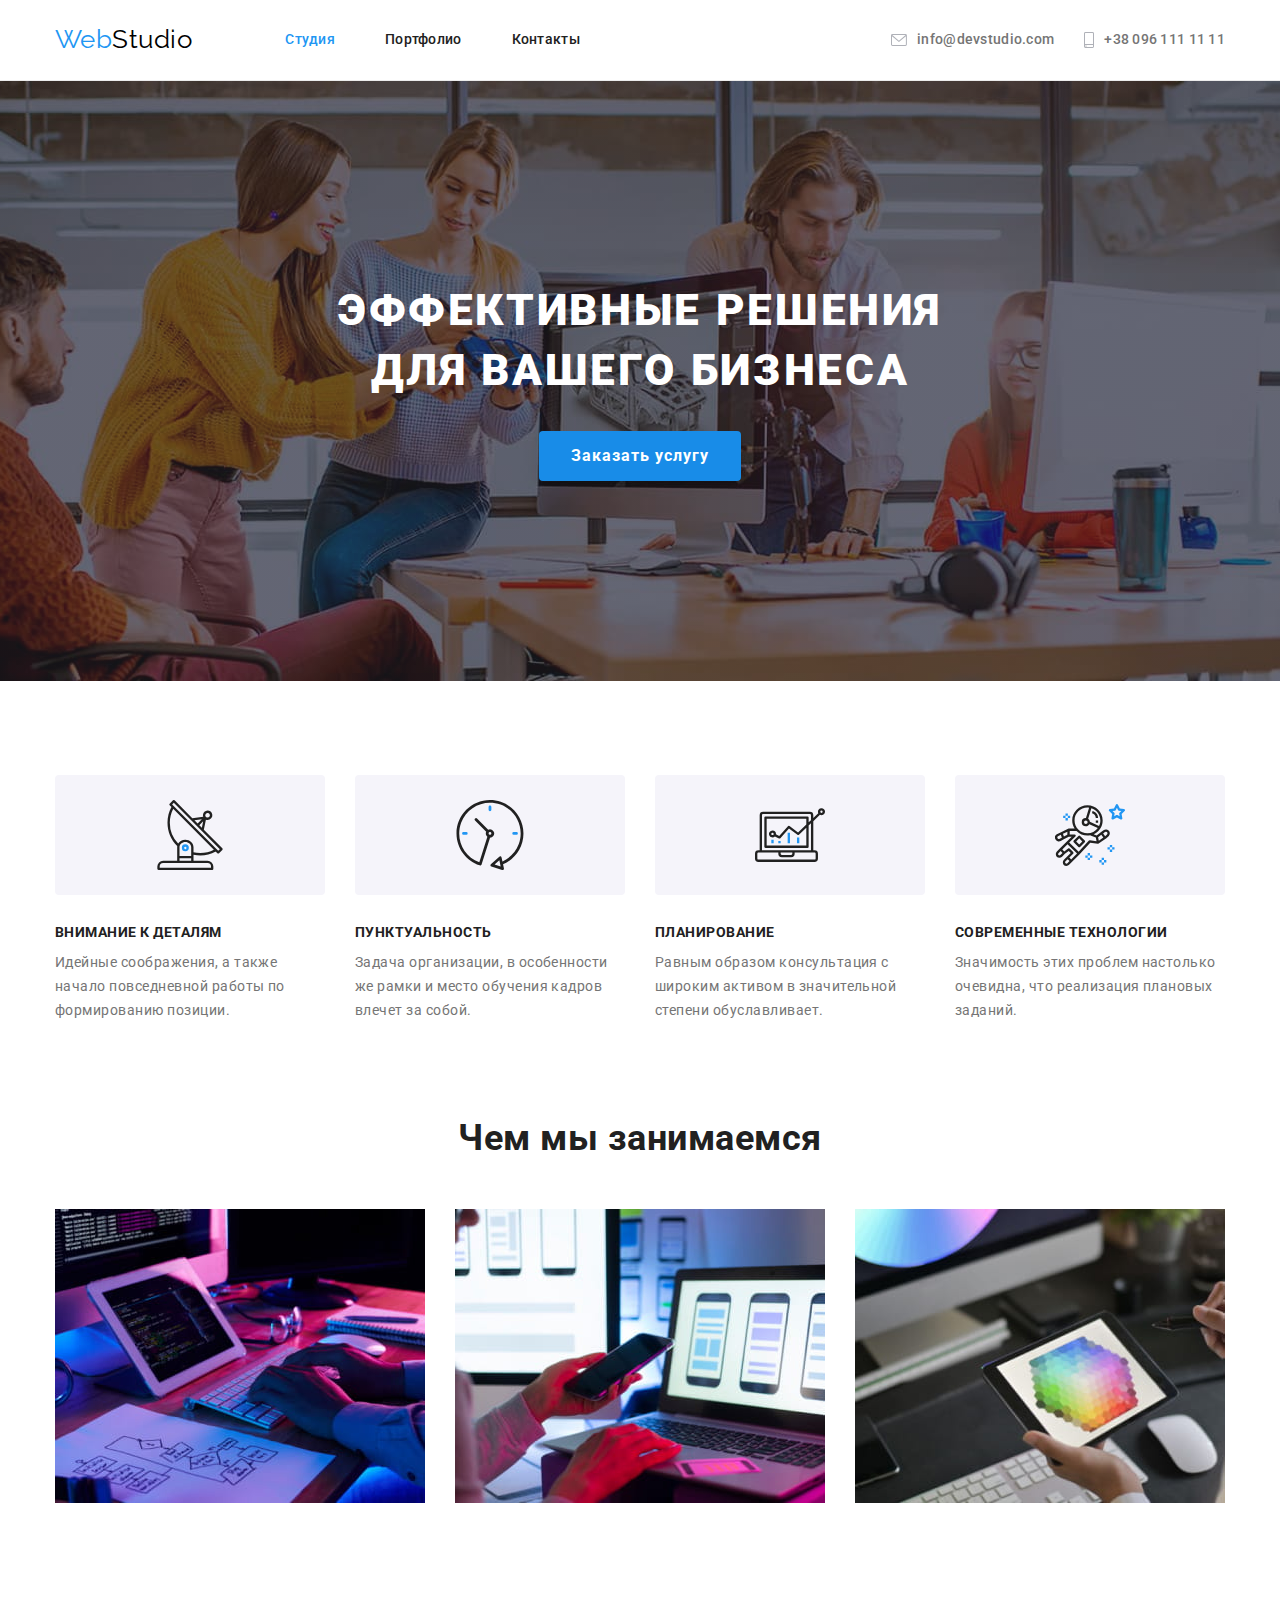
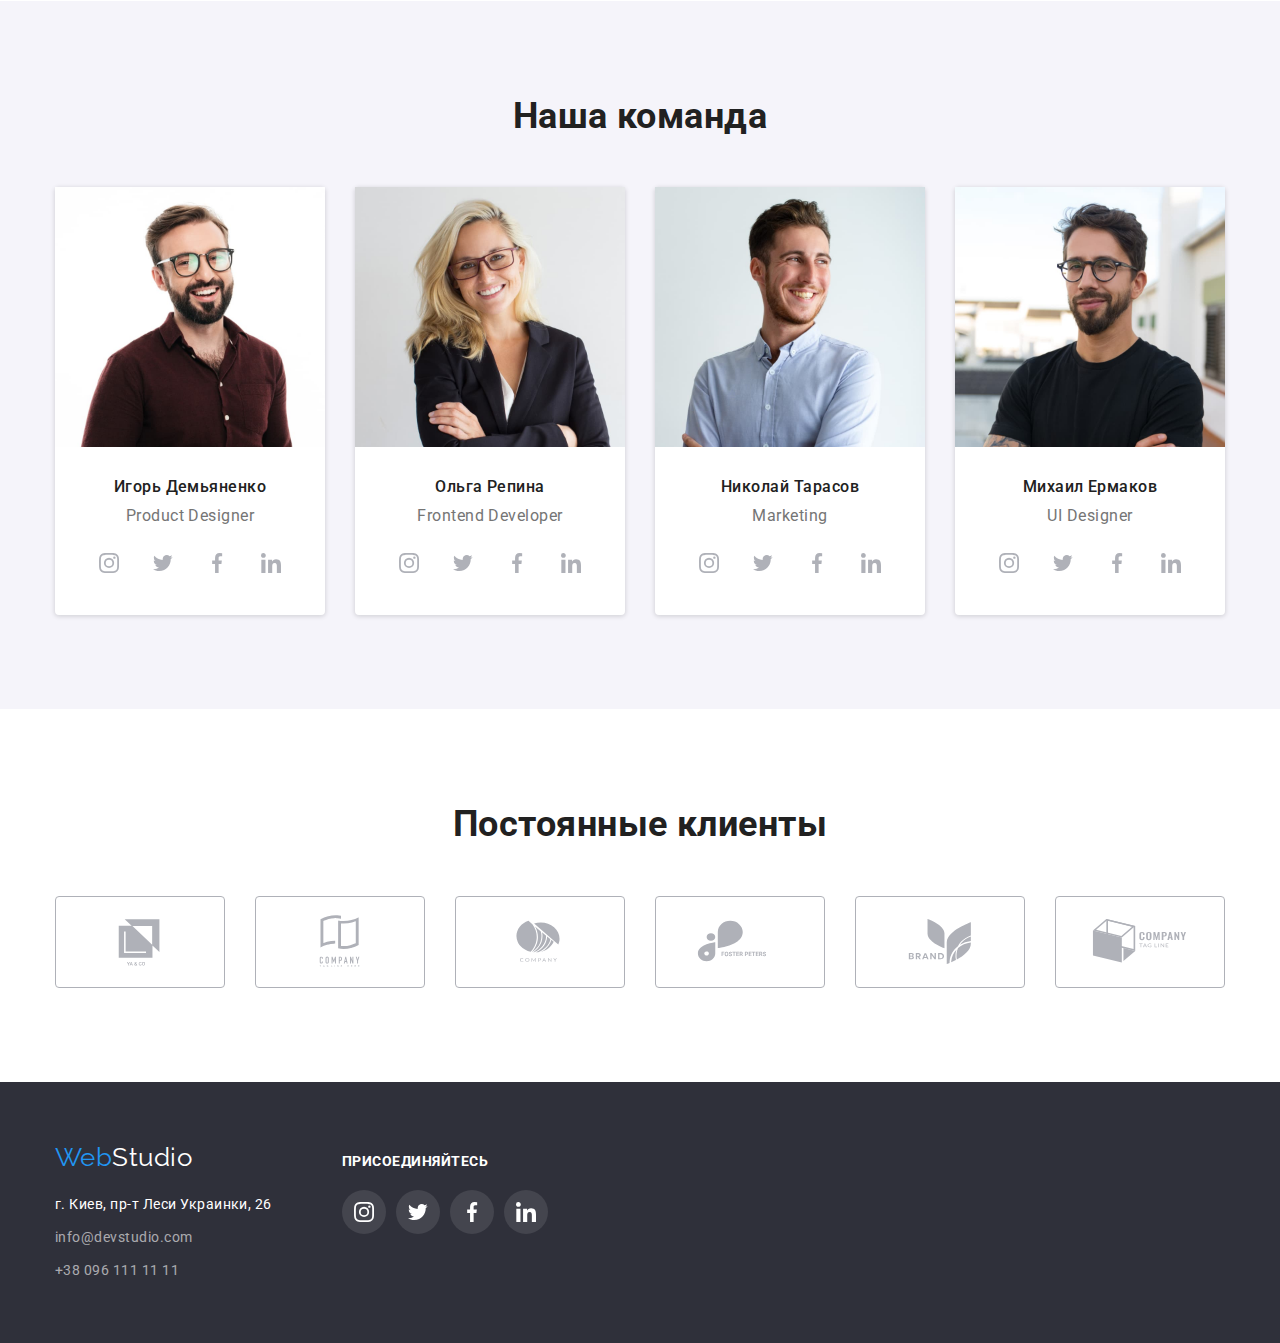
<file: index.html>
<!DOCTYPE html>
<html lang="ru">
  <head>
    <meta charset="UTF-8" />
    <meta http-equiv="X-UA-Compatible" content="IE=edge" />
    <meta name="viewport" content="width=device-width, initial-scale=1.0" />
    <title>Main page</title>
    <link
      rel="stylesheet"
      href="https://cdnjs.cloudflare.com/ajax/libs/modern-normalize/1.0.0/modern-normalize.min.css"
    />
    <link
      href="https://fonts.googleapis.com/css2?family=Raleway:wght@700&family=Roboto:wght@400;500;700;900&display=swap"
      rel="stylesheet"
    />
    <link rel="stylesheet" href="./css/styles.css" />
  </head>
  <body>
    <!-- Верхняя линия -->
    <header class="page-header">
      <div class="container nav">
        <a class="logo" href="./index.html"><span class="web">Web</span>Studio</a>
        <nav class="site-nav">
          <ul class="site-nav-list list">
            <li class="nav-item"><a class="nav-link current" href="">Студия</a></li>
            <li class="nav-item">
              <a class="nav-link" href="./portfolio.html" target="_self">Портфолио</a>
            </li>
            <li class="nav-item"><a class="nav-link" href="">Контакты</a></li>
          </ul>
        </nav>

        <ul class="contact list">
          <li class="contact-item">
            <a class="contact-link" href="mailto:info@devstudio.com">
              <svg class="contact-icon" width="16" height="12">
                <use href="./images/symbol-defs.svg#icon-envelope"></use>
              </svg>
              info@devstudio.com</a
            >
          </li>
          <li class="contact-item">
            <a class="contact-link" href="tel:+380961111111">
              <svg class="contact-icon" width="10" height="16">
                <use href="./images/symbol-defs.svg#icon-smartphone"></use>
              </svg>
              +38 096 111 11 11</a
            >
          </li>
        </ul>
      </div>
    </header>

    <main>
      <!-- Шапка -->
      <section class="section hero">
        <h1 class="headline">
          Эффективные решения <br />
          для вашего бизнеса
        </h1>
        <button class="button" type="button">Заказать услугу</button>
      </section>
      <!-- Особенности -->
      <section class="section">
        <div class="container">
          <h2 class="hidden">Особенности</h2>
          <ul class="specifics-list list">
            <li class="specifics-item">
              <div class="thumb">
                <svg class="specifics-icon" width="70" height="70">
                  <use href="./images/symbol-defs.svg#icon-antenna"></use>
                </svg>
              </div>
              <h3 class="specifics-title">Внимание к деталям</h3>
              <p class="specifics-desc">
                Идейные соображения, а также начало повседневной работы по формированию позиции.
              </p>
            </li>
            <li class="specifics-item">
              <div class="thumb">
                <svg class="specifics-icon" width="70" height="70">
                  <use href="./images/symbol-defs.svg#icon-clock"></use>
                </svg>
              </div>
              <h3 class="specifics-title">Пунктуальность</h3>
              <p class="specifics-desc">
                Задача организации, в особенности же рамки и место обучения кадров влечет за собой.
              </p>
            </li>
            <li class="specifics-item">
              <div class="thumb">
                <svg class="specifics-icon" width="70" height="70">
                  <use href="./images/symbol-defs.svg#icon-diagram"></use>
                </svg>
              </div>
              <h3 class="specifics-title">Планирование</h3>
              <p class="specifics-desc">
                Равным образом консультация с широким активом в значительной степени обуславливает.
              </p>
            </li>
            <li class="specifics-item">
              <div class="thumb">
                <svg class="specifics-icon" width="70" height="70">
                  <use href="./images/symbol-defs.svg#icon-astronaut"></use>
                </svg>
              </div>
              <h3 class="specifics-title">Современные технологии</h3>
              <p class="specifics-desc">
                Значимость этих проблем настолько очевидна, что реализация плановых заданий.
              </p>
            </li>
          </ul>
        </div>
      </section>
      <!-- Чем мы занимаемся -->
      <section class="section subject">
        <div class="container">
          <h2 class="subject-title">Чем мы занимаемся</h2>
          <ul class="subject-list list">
            <li class="subject-list-item">
              <img
                class="subject-pic"
                src="./images/img1.jpg"
                alt="программист набирает текст на клавиатуре"
                width="370"
              />
            </li>
            <li class="subject-list-item">
              <img
                class="subject-pic"
                src="./images/img2.jpg"
                alt="программист сравнивает макет на смартфоне и ноутбуке"
                width="370"
              />
            </li>
            <li class="subject-list-item">
              <img
                class="subject-pic"
                src="./images/img3.jpg"
                alt="дизайнер работает с палитрой на планшете"
                width="370"
              />
            </li>
          </ul>
        </div>
      </section>
      <!-- Наша команда -->
      <section class="section team">
        <div class="container">
          <h2 class="team-title">Наша команда</h2>
          <ul class="team-list list">
            <li class="team-item">
              <img class="team-pic" src="./images/photo2.jpg" alt="Игорь Демьяненко" width="270" />
              <div class="team-info">
                <h3 class="team-name">Игорь Демьяненко</h3>
                <p class="team-desc">Product Designer</p>
                <ul class="team-social list">
                  <li class="team-social-item">
                    <a class="team-social-link" href="">
                      <svg class="social-icon" width="20" height="20">
                        <use href="./images/symbol-defs.svg#icon-instagram"></use>
                      </svg>
                    </a>
                  </li>
                  <li class="team-social-item">
                    <a class="team-social-link" href="">
                      <svg class="social-icon" width="20" height="20">
                        <use href="./images/symbol-defs.svg#icon-twitter"></use>
                      </svg>
                    </a>
                  </li>
                  <li class="team-social-item">
                    <a class="team-social-link" href="">
                      <svg class="social-icon" width="20" height="20">
                        <use href="./images/symbol-defs.svg#icon-facebook"></use>
                      </svg>
                    </a>
                  </li>
                  <li class="team-social-item">
                    <a class="team-social-link" href="">
                      <svg class="social-icon" width="20" height="20">
                        <use href="./images/symbol-defs.svg#icon-linkedin"></use>
                      </svg>
                    </a>
                  </li>
                </ul>
              </div>
            </li>
            <li class="team-item">
              <img class="team-pic" src="./images/photo1.jpg" alt="Ольга Репина" width="270" />
              <div class="team-info">
                <h3 class="team-name">Ольга Репина</h3>
                <p class="team-desc">Frontend Developer</p>
                <ul class="team-social list">
                  <li class="team-social-item">
                    <a class="team-social-link" href="">
                      <svg class="social-icon" width="20" height="20">
                        <use href="./images/symbol-defs.svg#icon-instagram"></use>
                      </svg>
                    </a>
                  </li>
                  <li class="team-social-item">
                    <a class="team-social-link" href="">
                      <svg class="social-icon" width="20" height="20">
                        <use href="./images/symbol-defs.svg#icon-twitter"></use>
                      </svg>
                    </a>
                  </li>
                  <li class="team-social-item">
                    <a class="team-social-link" href="">
                      <svg class="social-icon" width="20" height="20">
                        <use href="./images/symbol-defs.svg#icon-facebook"></use>
                      </svg>
                    </a>
                  </li>
                  <li class="team-social-item">
                    <a class="team-social-link" href="">
                      <svg class="social-icon" width="20" height="20">
                        <use href="./images/symbol-defs.svg#icon-linkedin"></use>
                      </svg>
                    </a>
                  </li>
                </ul>
              </div>
            </li>
            <li class="team-item">
              <img class="team-pic" src="./images/photo3.jpg" alt="Николай Тарасов" width="270" />
              <div class="team-info">
                <h3 class="team-name">Николай Тарасов</h3>
                <p class="team-desc">Marketing</p>
                <ul class="team-social list">
                  <li class="team-social-item">
                    <a class="team-social-link" href="">
                      <svg class="social-icon" width="20" height="20">
                        <use href="./images/symbol-defs.svg#icon-instagram"></use>
                      </svg>
                    </a>
                  </li>
                  <li class="team-social-item">
                    <a class="team-social-link" href="">
                      <svg class="social-icon" width="20" height="20">
                        <use href="./images/symbol-defs.svg#icon-twitter"></use>
                      </svg>
                    </a>
                  </li>
                  <li class="team-social-item">
                    <a class="team-social-link" href="">
                      <svg class="social-icon" width="20" height="20">
                        <use href="./images/symbol-defs.svg#icon-facebook"></use>
                      </svg>
                    </a>
                  </li>
                  <li class="team-social-item">
                    <a class="team-social-link" href="">
                      <svg class="social-icon" width="20" height="20">
                        <use href="./images/symbol-defs.svg#icon-linkedin"></use>
                      </svg>
                    </a>
                  </li>
                </ul>
              </div>
            </li>
            <li class="team-item">
              <img class="team-pic" src="./images/photo4.jpg" alt="Михаил Ермаков" width="270" />
              <div class="team-info">
                <h3 class="team-name">Михаил Ермаков</h3>
                <p class="team-desc">UI Designer</p>
                <ul class="team-social list">
                  <li class="team-social-item">
                    <a class="team-social-link" href="">
                      <svg class="social-icon" width="20" height="20">
                        <use href="./images/symbol-defs.svg#icon-instagram"></use>
                      </svg>
                    </a>
                  </li>
                  <li class="team-social-item">
                    <a class="team-social-link" href="">
                      <svg class="social-icon" width="20" height="20">
                        <use href="./images/symbol-defs.svg#icon-twitter"></use>
                      </svg>
                    </a>
                  </li>
                  <li class="team-social-item">
                    <a class="team-social-link" href="">
                      <svg class="social-icon" width="20" height="20">
                        <use href="./images/symbol-defs.svg#icon-facebook"></use>
                      </svg>
                    </a>
                  </li>
                  <li class="team-social-item">
                    <a class="team-social-link" href="">
                      <svg class="social-icon" width="20" height="20">
                        <use href="./images/symbol-defs.svg#icon-linkedin"></use>
                      </svg>
                    </a>
                  </li>
                </ul>
              </div>
            </li>
          </ul>
        </div>
      </section>
      <!-- Постоянные клиенты -->
      <section class="section">
        <div class="container">
          <h2 class="client-title">Постоянные клиенты</h2>
          <ul class="client-list list">
            <li class="cliets-item">
              <a class="client-link" href="">
                <svg class="client-icon" width="106" height="60">
                  <use href="./images/symbol-defs.svg#icon-client1"></use>
                </svg>
              </a>
            </li>
            <li class="cliets-item">
              <a class="client-link" href="">
                <svg class="client-icon" width="106" height="60">
                  <use href="./images/symbol-defs.svg#icon-client2"></use>
                </svg>
              </a>
            </li>
            <li class="cliets-item">
              <a class="client-link" href="">
                <svg class="client-icon" width="106" height="60">
                  <use href="./images/symbol-defs.svg#icon-client3"></use>
                </svg>
              </a>
            </li>
            <li class="cliets-item">
              <a class="client-link" href="">
                <svg class="client-icon" width="106" height="60">
                  <use href="./images/symbol-defs.svg#icon-client4"></use>
                </svg>
              </a>
            </li>
            <li class="cliets-item">
              <a class="client-link" href="">
                <svg class="client-icon" width="106" height="60">
                  <use href="./images/symbol-defs.svg#icon-client5"></use>
                </svg>
              </a>
            </li>
            <li class="cliets-item">
              <a class="client-link" href="">
                <svg class="client-icon" width="106" height="60">
                  <use href="./images/symbol-defs.svg#icon-client6"></use>
                </svg>
              </a>
            </li>
          </ul>
        </div>
      </section>
    </main>
    <!-- Подвал -->
    <footer class="footer">
      <div class="container">
        <div>
          <a class="logo" href="/index.html"><span class="web">Web</span>Studio</a>
          <address class="adress">
            <ul class="adress-list list">
              <li class="location">
                <a class="adress-link" href="">г. Киев, пр-т Леси Украинки, 26</a>
              </li>
              <li class="mail">
                <a class="contact-link" href="mailto:info@devstudio.com">info@devstudio.com</a>
              </li>
              <li class="phone">
                <a class="contact-link" href="tel:+380961111111">+38 096 111 11 11</a>
              </li>
            </ul>
          </address>
        </div>
        <div class="social">
          <h3 class="social-title">Присоединяйтесь</h3>
          <ul class="social-list list">
            <li class="social-item">
              <a class="social-link" href="">
                <svg class="social-icon" width="20" height="20">
                  <use href="./images/symbol-defs.svg#icon-instagram"></use>
                </svg>
              </a>
            </li>
            <li class="social-item">
              <a class="social-link" href="">
                <svg class="social-icon" width="20" height="20">
                  <use href="./images/symbol-defs.svg#icon-twitter"></use>
                </svg>
              </a>
            </li>
            <li class="social-item">
              <a class="social-link" href="">
                <svg class="social-icon" width="20" height="20">
                  <use href="./images/symbol-defs.svg#icon-facebook"></use>
                </svg>
              </a>
            </li>
            <li class="social-item">
              <a class="social-link" href="">
                <svg class="social-icon" width="20" height="20">
                  <use href="./images/symbol-defs.svg#icon-linkedin"></use>
                </svg>
              </a>
            </li>
          </ul>
        </div>
      </div>
    </footer>
  </body>
</html>
</file>
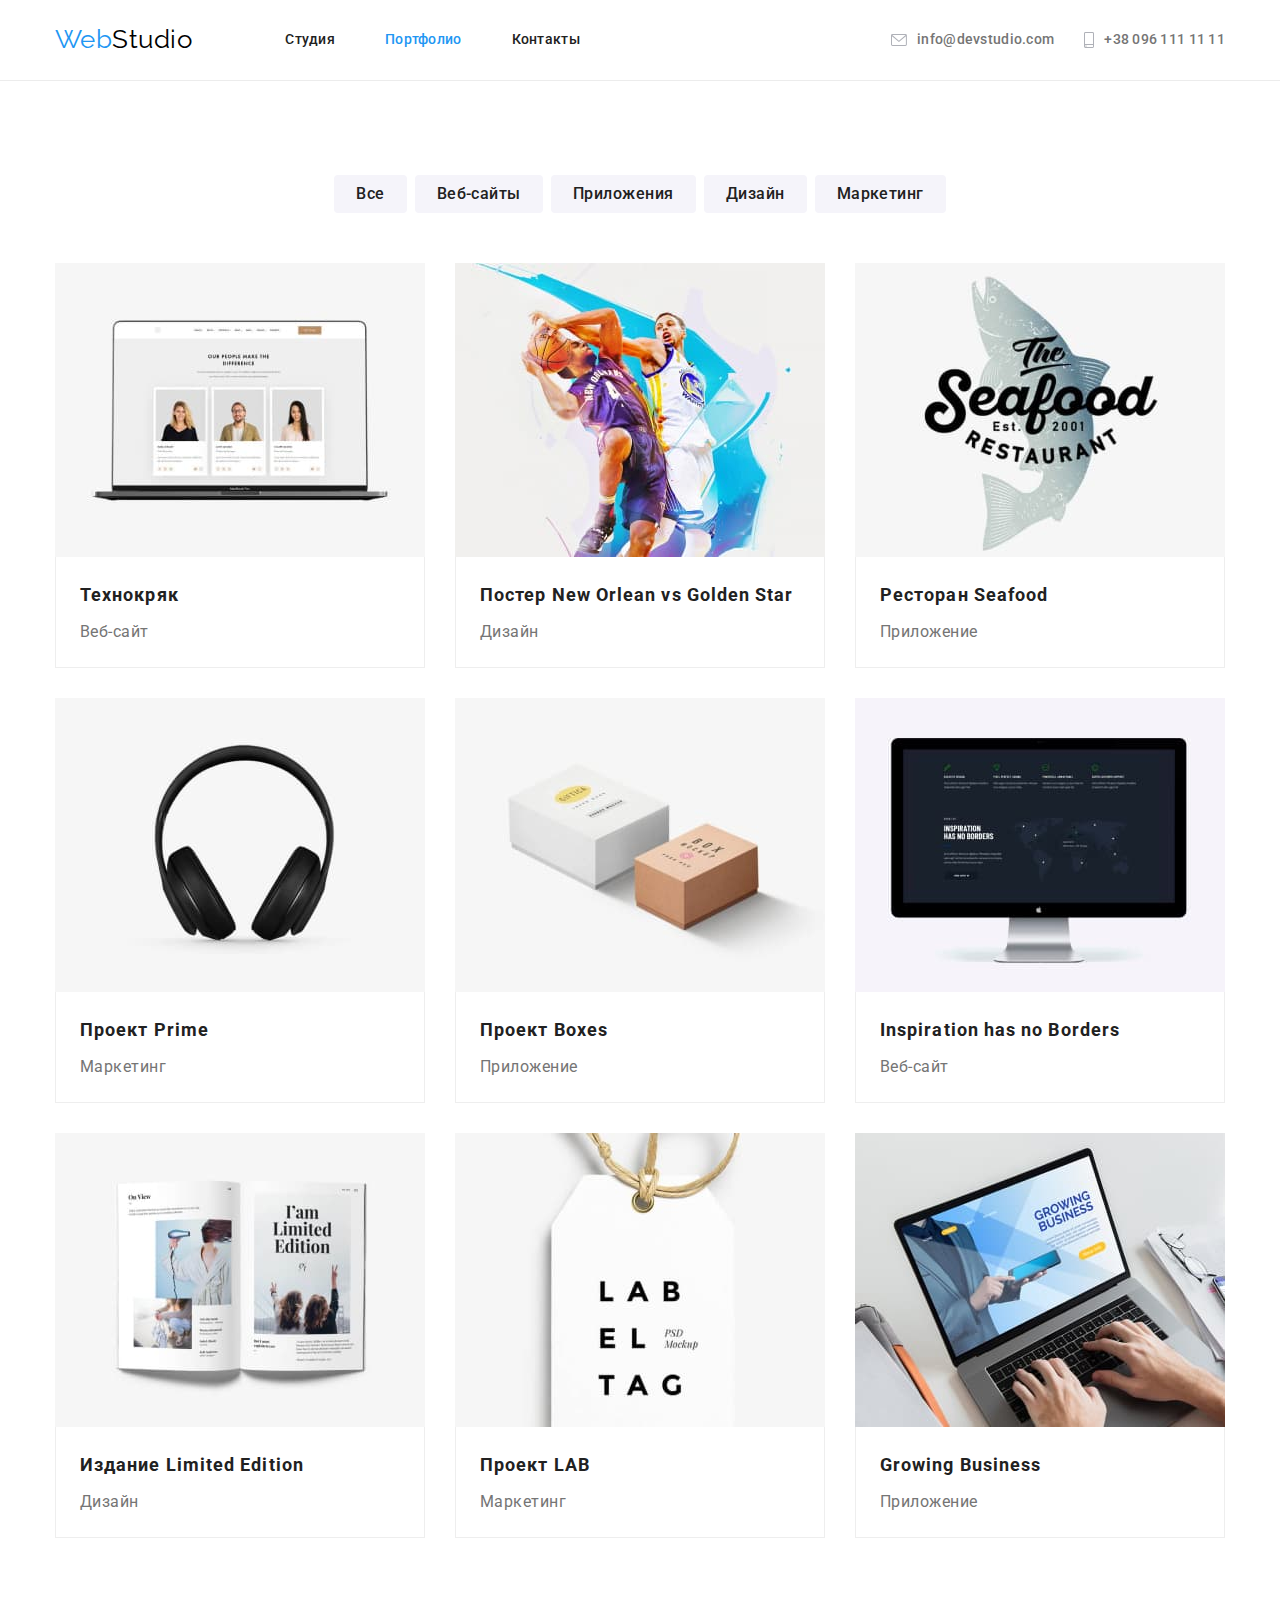
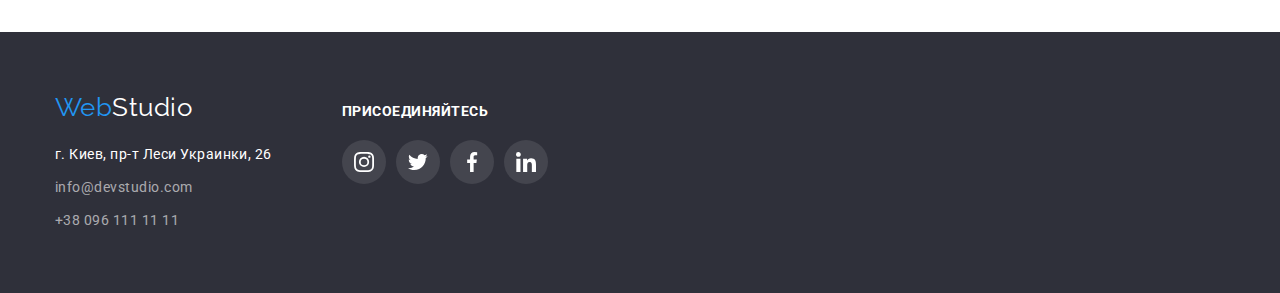
<file: portfolio.html>
<!DOCTYPE html>
<html lang="ru">
  <head>
    <meta charset="UTF-8" />
    <meta http-equiv="X-UA-Compatible" content="IE=edge" />
    <meta name="viewport" content="width=device-width, initial-scale=1.0" />
    <title>Portfolio</title>
    <link
      rel="stylesheet"
      href="https://cdnjs.cloudflare.com/ajax/libs/modern-normalize/1.0.0/modern-normalize.min.css"
    />
    <link
      href="https://fonts.googleapis.com/css2?family=Raleway:wght@700&family=Roboto:wght@400;500;700;900&display=swap"
      rel="stylesheet"
    />
    <link rel="stylesheet" href="./css/styles.css" />
  </head>
  <body>
    <!-- Верхняя линия -->
    <header class="page-header">
      <div class="container nav">
        <a href="./index.html" class="logo"><span class="web">Web</span>Studio</a>
        <nav class="site-nav">
          <ul class="site-nav-list list">
            <li class="nav-item">
              <a class="nav-link" href="./index.html" target="_self">Студия</a>
            </li>
            <li class="nav-item"><a class="nav-link current" href="">Портфолио</a></li>
            <li class="nav-item"><a class="nav-link" href="">Контакты</a></li>
          </ul>
        </nav>

        <ul class="contact list">
          <li class="contact-item">
            <a class="contact-link" href="mailto:info@devstudio.com">
              <svg class="contact-icon" width="16" height="12">
                <use href="./images/symbol-defs.svg#icon-envelope"></use>
              </svg>
              info@devstudio.com</a
            >
          </li>
          <li class="contact-item">
            <a class="contact-link" href="tel:+380961111111">
              <svg class="contact-icon" width="10" height="16">
                <use href="./images/symbol-defs.svg#icon-smartphone"></use>
              </svg>
              +38 096 111 11 11</a
            >
          </li>
        </ul>
      </div>
    </header>
    <main>
      <!-- Секция портфолио -->
      <section class="section">
        <div class="container">
          <h1 class="hidden">Портфолио</h1>
          <!-- Фильтры -->
          <ul class="filter list">
            <li class="filter-item"><button class="button" type="button">Все</button></li>
            <li class="filter-item"><button class="button" type="button">Веб-сайты</button></li>
            <li class="filter-item"><button class="button" type="button">Приложения</button></li>
            <li class="filter-item"><button class="button" type="button">Дизайн</button></li>
            <li class="filter-item"><button class="button" type="button">Маркетинг</button></li>
          </ul>
          <!-- Проекты -->
          <ul class="project list">
            <li class="project-item">
              <a class="project-link" href="">
                <img
                  class="project-img"
                  src="./images/pic1.jpg"
                  alt="открыта страница сайта на лэптопе"
                  width="370"
                />
                <div class="project-info">
                  <h2 class="project-title">Технокряк</h2>
                  <p class="project-desc">Веб-сайт</p>
                </div>
              </a>
            </li>
            <li class="project-item">
              <a class="project-link" href="">
                <img
                  class="project-img"
                  src="./images/pic2.jpg"
                  alt="два баскетболиста в прыжке"
                  width="370"
                />
                <div class="project-info">
                  <h2 class="project-title">Постер New Orlean vs Golden Star</h2>
                  <p class="project-desc">Дизайн</p>
                </div>
              </a>
            </li>
            <li class="project-item">
              <a class="project-link" href="">
                <img
                  class="project-img"
                  src="./images/pic3.jpg"
                  alt="логотип ресторана sefood"
                  width="370"
                />
                <div class="project-info">
                  <h2 class="project-title">Ресторан Seafood</h2>
                  <p class="project-desc">Приложение</p>
                </div>
              </a>
            </li>
            <li class="project-item">
              <a class="project-link" href="">
                <img
                  class="project-img"
                  src="./images/pic4.jpg"
                  alt="чёрные полноразмерные наушники"
                  width="370"
                />
                <div class="project-info">
                  <h2 class="project-title">Проект Prime</h2>
                  <p class="project-desc">Маркетинг</p>
                </div>
              </a>
            </li>
            <li class="project-item">
              <a class="project-link" href="">
                <img
                  class="project-img"
                  src="./images/pic5.jpg"
                  alt="две упаковочные коробки белая и коричневая"
                  width="370"
                />
                <div class="project-info">
                  <h2 class="project-title">Проект Boxes</h2>
                  <p class="project-desc">Приложение</p>
                </div>
              </a>
            </li>
            <li class="project-item">
              <a class="project-link" href="">
                <img
                  class="project-img"
                  src="./images/pic6.jpg"
                  alt="компьютерный монитор"
                  width="370"
                />
                <div class="project-info">
                  <h2 class="project-title">Inspiration has no Borders</h2>
                  <p class="project-desc">Веб-сайт</p>
                </div>
              </a>
            </li>
            <li class="project-item">
              <a class="project-link" href="">
                <img
                  class="project-img"
                  src="./images/pic7.jpg"
                  alt="раскрытая книга"
                  width="370"
                />
                <div class="project-info">
                  <h2 class="project-title">Издание Limited Edition</h2>
                  <p class="project-desc">Дизайн</p>
                </div>
              </a>
            </li>
            <li class="project-item">
              <a class="project-link" href="">
                <img
                  class="project-img"
                  src="./images/pic8.jpg"
                  alt="бирка с логотипом lab"
                  width="370"
                />
                <div class="project-info">
                  <h2 class="project-title">Проект LAB</h2>
                  <p class="project-desc">Маркетинг</p>
                </div>
              </a>
            </li>
            <li class="project-item">
              <a class="project-link" href="">
                <img
                  class="project-img"
                  src="./images/pic9.jpg"
                  alt="человек работает за лэптопом"
                  width="370"
                />
                <div class="project-info">
                  <h2 class="project-title">Growing Business</h2>
                  <p class="project-desc">Приложение</p>
                </div>
              </a>
            </li>
          </ul>
        </div>
      </section>
    </main>
    <!-- Подвал -->
    <footer class="footer">
      <div class="container">
        <div>
          <a class="logo" href="/index.html"><span class="web">Web</span>Studio</a>
          <address class="adress">
            <ul class="adress-list list">
              <li class="location">
                <a class="adress-link" href="">г. Киев, пр-т Леси Украинки, 26</a>
              </li>
              <li class="mail">
                <a class="contact-link" href="mailto:info@devstudio.com">info@devstudio.com</a>
              </li>
              <li class="phone">
                <a class="contact-link" href="tel:+380961111111">+38 096 111 11 11</a>
              </li>
            </ul>
          </address>
        </div>
        <div class="social">
          <h3 class="social-title">Присоединяйтесь</h3>
          <ul class="social-list list">
            <li class="social-item">
              <a class="social-link" href="">
                <svg class="social-icon" width="20" height="20">
                  <use href="./images/symbol-defs.svg#icon-instagram"></use>
                </svg>
              </a>
            </li>
            <li class="social-item">
              <a class="social-link" href="">
                <svg class="social-icon" width="20" height="20">
                  <use href="./images/symbol-defs.svg#icon-twitter"></use>
                </svg>
              </a>
            </li>
            <li class="social-item">
              <a class="social-link" href="">
                <svg class="social-icon" width="20" height="20">
                  <use href="./images/symbol-defs.svg#icon-facebook"></use>
                </svg>
              </a>
            </li>
            <li class="social-item">
              <a class="social-link" href="">
                <svg class="social-icon" width="20" height="20">
                  <use href="./images/symbol-defs.svg#icon-linkedin"></use>
                </svg>
              </a>
            </li>
          </ul>
        </div>
      </div>
    </footer>
  </body>
</html>
</file>
<file: css/styles.css>
:root {
  --accent-color: #2196f3;
  --primery-tect-color: #757575;
  --title-text-color: #212121;
  --totall-white: #ffffff;
  --tatall-black: #000000;
  --background-color: #2f303a;
  --light-background: #f5f4fa;
  --project-border: #EEEEEE;
  --icon-color: #AFB1B8;
}

body {
  background-color: var(--totall-white);
  color: var(--primery-tect-color);
  font-family: Roboto, sans-serif;
  letter-spacing: 0.03em;
}

/* Утилиты */

h1,
h2,
h3,
h4 {
  margin: 0;
}


p {
  margin: 0;
}

ul {
  margin: 0;
  padding: 0;
}

.list {
  list-style: none;
}

.section {
  padding: 94px 0;
}

.container {
  width: 1200px;
  margin-right: auto;
  margin-left: auto;
  padding-right: 15px;
  padding-left: 15px;
}

/* header */

.page-header {
  border-bottom: 1px solid #ECECEC;
}

.logo {
  color: var(--tatall-black);
  font-family: Raleway, sans-serif;
  font-size: 26px;
  line-height: 1.2;
  text-decoration: none;
}

.web {
  color: var(--accent-color);
}

/* site-nav */

.nav {
  display: flex;
  align-items: center;
}

.site-nav-list {
  display: flex;
  margin-left: 93px;
}

.nav-item:not(:last-child) {
  margin-right: 50px;
}

.nav-link {
  display: flex;
  padding-top: 32px;
  padding-bottom: 32px;

  color: var(--title-text-color);
  font-weight: 500;
  font-size: 14px;
  line-height: 1.14;
  letter-spacing: 0.02em;
  text-decoration: none;
}

.nav-link:hover,
.nav-link:focus,
.nav-link.current,
.adress-link:hover,
.adress-link:focus,
.contact-link:hover,
.contact-link:focus {
  color: var(--accent-color);
}

.contact {
  display: flex;
  margin-left: auto;
}

.contact-item:not(:last-child) {
  margin-right: 30px;
}

.contact .contact-link {
  display: flex;
  align-items: center;
  padding: 32px 0;
  color: var(--primery-tect-color);
  font-weight: 500;
  font-size: 14px;
  line-height: 1.14;
  letter-spacing: 0.02em;

  text-decoration: none;
}

.contact-icon {
  margin-right: 10px;
  fill: var(--icon-color);
}

.contact-link:hover,
.contact-link:focus {
  color: var(--accent-color);
}

.contact-link:hover .contact-icon,
.contact-link:focus .contact-icon {
  fill: var(--accent-color);
}

/* шапка */

.hero {
  max-width: 1600px;
  height: 600px;
  padding-top: 200px;
  margin-left: auto;
  margin-right: auto;
  background-color: #C4C4C4;
  text-align: center;
  background-image: linear-gradient(rgba(47, 48, 58, 0.4),
      rgba(47, 48, 58, 0.4)),
    url("../images/hero.jpg");
  background-position: center;
  background-size: cover;
  background-repeat: no-repeat;
}

.hero .headline {
  margin-bottom: 30px;

  color: var(--totall-white);
  font-weight: 900;
  font-size: 44px;
  line-height: 1.36;
  letter-spacing: 0.06em;
  text-transform: uppercase;
}

.hero .button {
  min-width: 200px;
  height: 50px;
  padding: 10px 32px;
  border: none;
  border-radius: 4px;

  color: var(--totall-white);
  background-color: #188ce8;
  box-shadow: 0px 4px 4px rgba(0, 0, 0, 0.15);
  font-family: inherit;
  font-weight: 700;
  font-size: 16px;
  line-height: 1.88;
  text-align: center;
  letter-spacing: 0.06em;

  cursor: pointer;
}

.section .button:hover,
.section .button:focus {
  color: var(--totall-white);
  background-color: var(--accent-color);
}

/* особенности */

.hidden {
  display: none;
}

.specifics-list {
  display: flex;
}

.specifics-item {
  margin-right: 30px;
  width: calc((100% - 90px) / 4);
}

.specifics-item:last-child {
  margin-right: 0;
}

.thumb {
  display: flex;
  justify-content: center;
  align-items: center;
  margin-bottom: 30px;
  width: 270px;
  height: 120px;

  border-radius: 4px;
  background-color: var(--light-background);
}

.specifics-title,
.social-title {
  margin-bottom: 10px;

  color: var(--title-text-color);
  font-size: 14px;
  line-height: 1.14;
  text-transform: uppercase;
}

.specifics-desc {
  font-size: 14px;
  line-height: 1.71;
}

/* чем мы занимаемся */

.section.subject {
  padding-top: 0;
}

.subject-list {
  display: flex;
  justify-content: space-between;
}

.subject-title,
.team-title,
.client-title {
  margin-bottom: 50px;

  color: var(--title-text-color);
  font-size: 36px;
  line-height: 1.17;
  text-align: center;
}

/* наша команда */

.section.team {
  background-color: var(--light-background);
}

.team-list {
  display: flex;
}

.team-item {
  width: calc((100% - 90px) / 4);
  margin-right: 30px;
  background-color: var(--totall-white);
  box-shadow: 0px 2px 2px 1px #00000033;
  box-shadow: 0px 1px 2px 1px #00000024;
  box-shadow: 0px 1px 4px 1px #0000001F;
  border-radius: 4px;
}

.team-item:last-child {
  margin-right: 0;
}

.team-pic,
.project-img {
  display: block;
}

.team-info {
  padding: 30px 32px;
}

.team-name {
  margin-bottom: 10px;

  color: var(--title-text-color);
  font-weight: 500;
  font-size: 16px;
  line-height: 1.19;
  text-align: center;
}

.team-desc {
  font-size: 16px;
  line-height: 1.19;
  text-align: center;
  margin-bottom: 16px;
}

.team-social {
  display: flex;
}

.team-social-item:not(:last-child) {
  margin-right: 10px;
}

.team-social-link {
  display: inline-block;
  padding: 12px;
  width: 44px;
  height: 44px;

  border-radius: 50%;
}

.team-social .social-icon {
  fill: var(--icon-color);
}

.team-social-link:hover,
.team-social-link:focus {
  background-color: var(--accent-color);
}

.team-social-link:hover .social-icon,
.team-social-link:focus .social-icon {
  fill: var(--totall-white);
}


/* Постоянные клиенты */

.client-list {
  display: flex;
  justify-content: space-between;
}

.client-link {
  display: flex;
  align-items: center;
  justify-content: center;

  width: 170px;
  height: 92px;

  border: 1px solid var(--icon-color);
  border-radius: 4px;
}

.client-icon {
  fill: var(--icon-color);
}

.client-link:hover,
.client-link:focus {
  border-color: var(--accent-color);
}

.client-link:hover .client-icon,
.client-link:focus .client-icon {
  fill: var(--accent-color);
}

/* подвал */

.footer {
  padding-top: 60px;
  padding-bottom: 60px;
  background-color: var(--background-color);
}

.footer .container {
  display: flex;
  align-items: baseline;
}

.footer .adress-list {
  margin-top: 20px;
}

.adress-list .mail {
  margin-top: 9px;
  margin-bottom: 9px;
}

.footer .logo {
  color: var(--totall-white);
}

.adress .adress-link {
  color: var(--totall-white);
  text-decoration: none;
}

.adress .contact-link {
  color: rgba(255, 255, 255, 0.6);
  text-decoration: none;
}

.footer .adress {
  font-style: normal;
  font-size: 14px;
  line-height: 1.71;
}

.social {
  margin-left: 70px;
  margin-right: auto;
}

.social-title {
  margin-bottom: 20px;
  font-size: 14px;
  line-height: 1.14;
  text-transform: uppercase;
  color: var(--totall-white);
}

.social-list {
  display: flex;
}

.social-item:not(:last-child) {
  margin-right: 10px;
}

.social-link {
  display: inline-block;
  padding: 12px;
  width: 44px;
  height: 44px;

  border-radius: 50%;
  background-color: rgba(255, 255, 255, 0.1);
}

.social-icon {
  fill: var(--totall-white);
}

.social-link:hover,
.social-link:focus {
  background-color: var(--accent-color);
}

/* !!страница портфолио!! */


/* button */

.filter {
  display: flex;
  justify-content: center;
  margin-bottom: 50px;
}

.filter .button {
  padding: 6px 22px;

  color: var(--title-text-color);
  background-color: var(--light-background);
  border: none;
  border-radius: 4px;
  font-family: inherit;
  font-weight: 500;
  font-size: 16px;
  line-height: 1.62;
  text-align: center;
  letter-spacing: inherit;
  cursor: pointer;
}

.filter .filter-item:not(:last-child) {
  margin-right: 8px;
}

.filter .button:hover,
.filter .button:focus {
  color: var(--totall-white);
  background-color: var(--accent-color);
  box-shadow: 0px 2px 2px 0px #0000001F;
  box-shadow: 0px 1px 2px 0px #00000014;
  box-shadow: 0px 3px 1px 0px #0000001A;
}

/* Проекты */

.project {
  display: flex;
  flex-wrap: wrap;
}

.project .project-item {
  width: calc((100% - 60px) / 3);
  margin-right: 30px;
  margin-bottom: 30px;
}

.project .project-item:nth-child(3n) {
  margin-right: 0px;
}

.project .project-item:nth-last-child(-n + 3) {
  margin-bottom: 0px;
}

.project-item:hover,
.project-item:focus {
  box-shadow: 1px 4px 7px 1px #00000029;
  box-shadow: 0px 4px 5px 1px #0000000F;
  box-shadow: 0px 1px 2px 0px #0000001F;
}

.project-info {
  padding: 20px 24px;

  border-right: 1px solid var(--project-border);
  border-left: 1px solid var(--project-border);
  border-bottom: 1px solid var(--project-border);
}

.project .project-title {
  margin-bottom: 4px;

  color: var(--title-text-color);
  font-weight: 700;
  font-size: 18px;
  line-height: 2;
  letter-spacing: 0.06em;
}

.project .project-desc {
  color: var(--primery-tect-color);
  font-size: 16px;
  line-height: 1.88;

}

.project .project-link {
  text-decoration: none;
}
</file>
